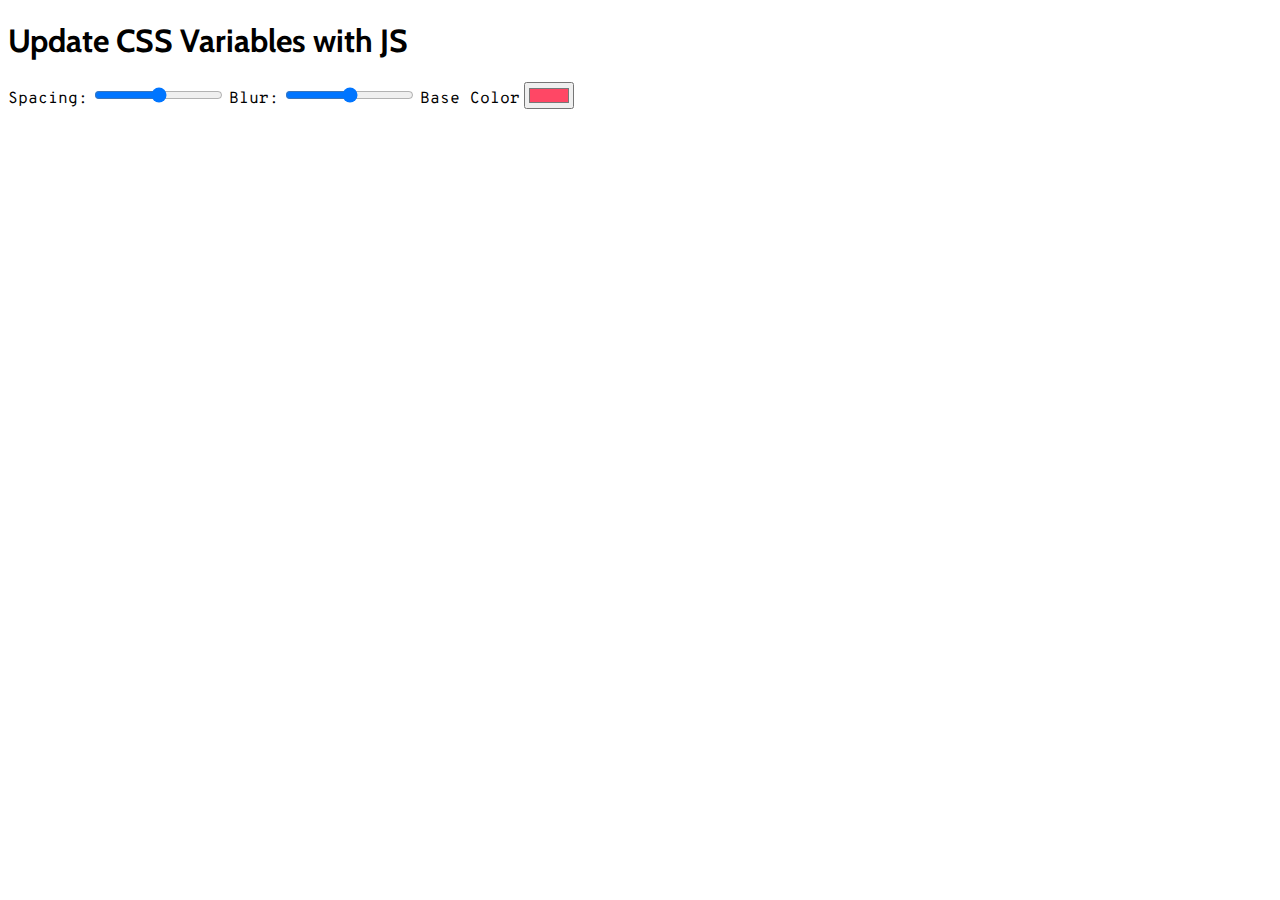
<file: 03/index.html>
<!DOCTYPE html>
<html>
  <head>
    <title>03 of 30</title>
    <link href="https://fonts.googleapis.com/css?family=Cabin|Overpass+Mono" rel="stylesheet">

    <style>
      :root {
        --spacing: 10px;
        --blur: 5px;
        --base: #FF476C;
      }
      html {
        font-family: 'Cabin', sans-serif;
      }
      label {
        font-family: 'Overpass Mono', monospace;
      }
    </style>
  </head>
  <body>
    <h1>Update CSS Variables with JS</h1>
    <label>Spacing:</label>
    <input type="range" min="0" max="200" value="10px"/>
    <label>Blur:</label>
    <input type="range" min="0" max="100" value="5px"/>
    <label>Base Color</label>
    <input type="color" value="#FF4765"/>

    <script>

    </script>
  </body>
</html>
</file>
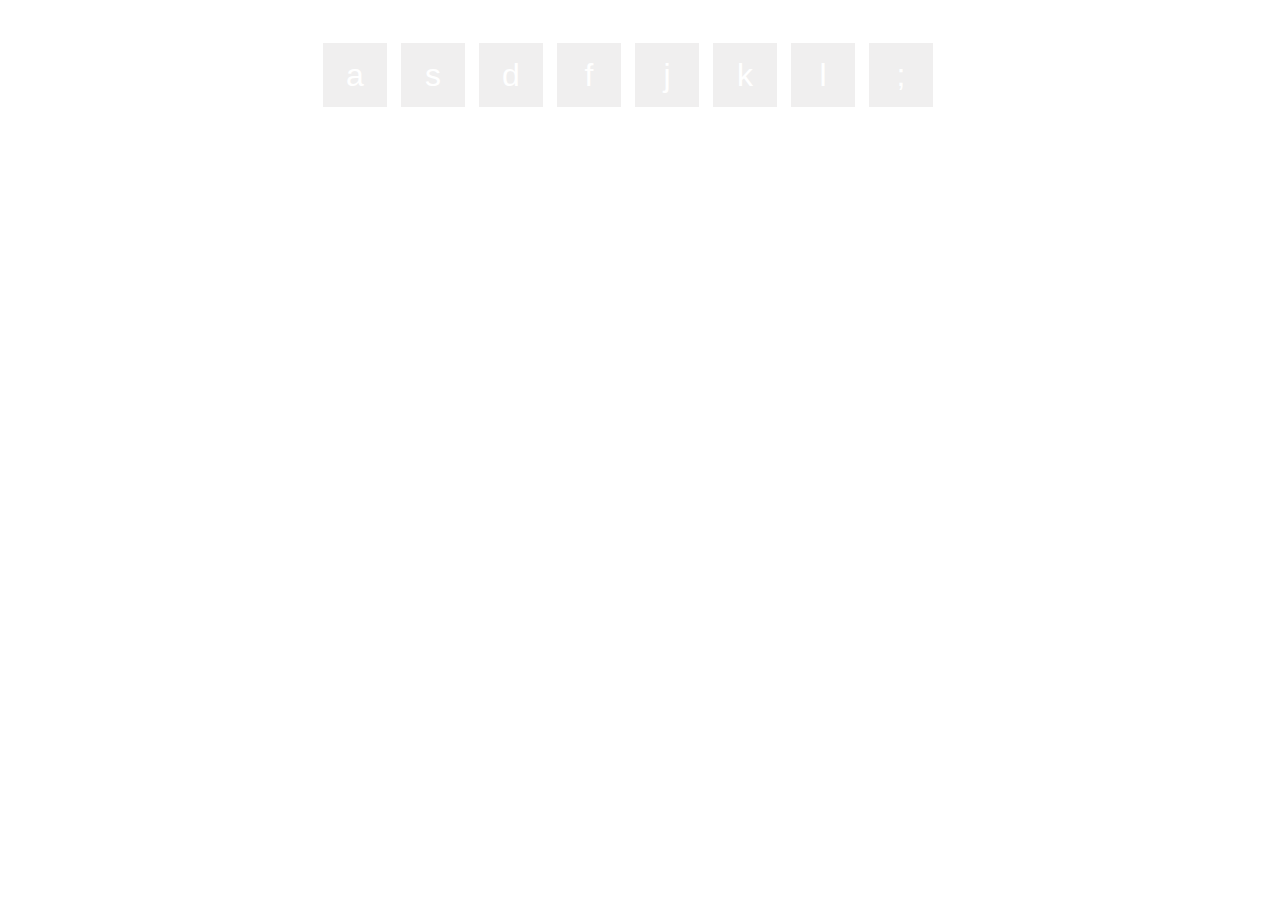
<file: 01-of-30.html>
<!DOCTYPE html>
<html>
  <head>
    <meta charset="utf-8">
    <title>Day 01 of 30</title>
    <link href="https://fonts.googleapis.com/css?family=Nunito+Sans:400,700" rel="stylesheet">
    <style>
      body {
        font: 2em/2 "nutino sans", sans-serif;
        color: #fff;
        background-image: url("https://images.unsplash.com/photo-1461784121038-f088ca1e7714");
        background-size: cover;
        background-repeat: no-repeat;
        height: 100vh;
      }

      .keys {
        align-content: center;
        display: flex;
        margin-right: auto;
        margin-left: auto;
        width: 20em;
      }

      p[data-key] {
        width: 2em;
        height: 2em;
        margin-right:.25em;
        text-align: center;
        border: 3px solid #fff;
        background-color: hsla(21, 5%, 85%, .41);
        transition: all .3s;
      }

      p.highlight {
        border-color: rgb(250,87,0);
        color: rgb(250,87,0);
        transform: scale(1.1);
      }
    </style>
  </head>

  <body>
    <div class="keys">
      <p data-key="65">a</p>
      <p data-key="83">s</p>
      <p data-key="68">d</p>
      <p data-key="70">f</p>
      <p data-key="74">j</p>
      <p data-key="75">k</p>
      <p data-key="76">l</p>
      <p data-key="186">;</p>
    </div>
    <audio data-key="65" src="audio\boom.wav"></audio>
    <audio data-key="83" src="audio\clap.wav"></audio>
    <audio data-key="68" src="audio\hihat.wav"></audio>
    <audio data-key="70" src="audio\kick.wav"></audio>
    <audio data-key="74" src="audio\openhat.wav"></audio>
    <audio data-key="75" src="audio\ride.wav"></audio>
    <audio data-key="76" src="audio\snare.wav"></audio>
    <audio data-key="186" src="audio\tink.wav"></audio>

  <script>
    function keyPress(e) {
      const keyCode = document.querySelector(`[data-key="${e.keyCode}"]`)
      if(keyCode) {
        keyCode.classList.add("highlight")
      }
      playSound(e.keyCode);
      return;
    }
    function playSound( code ) {
      const sound = document.querySelector(`audio[data-key="${code}"]`);
      sound.play();
    }

    document.addEventListener( 'keydown', keyPress );
    const keys = document.querySelectorAll(".keys p");
    keys.forEach( key => {
      key.addEventListener( 'transitionend', function(e) {
        this.classList.remove("highlight");
      });
    })

  </script>
  </body>
</html>
</file>
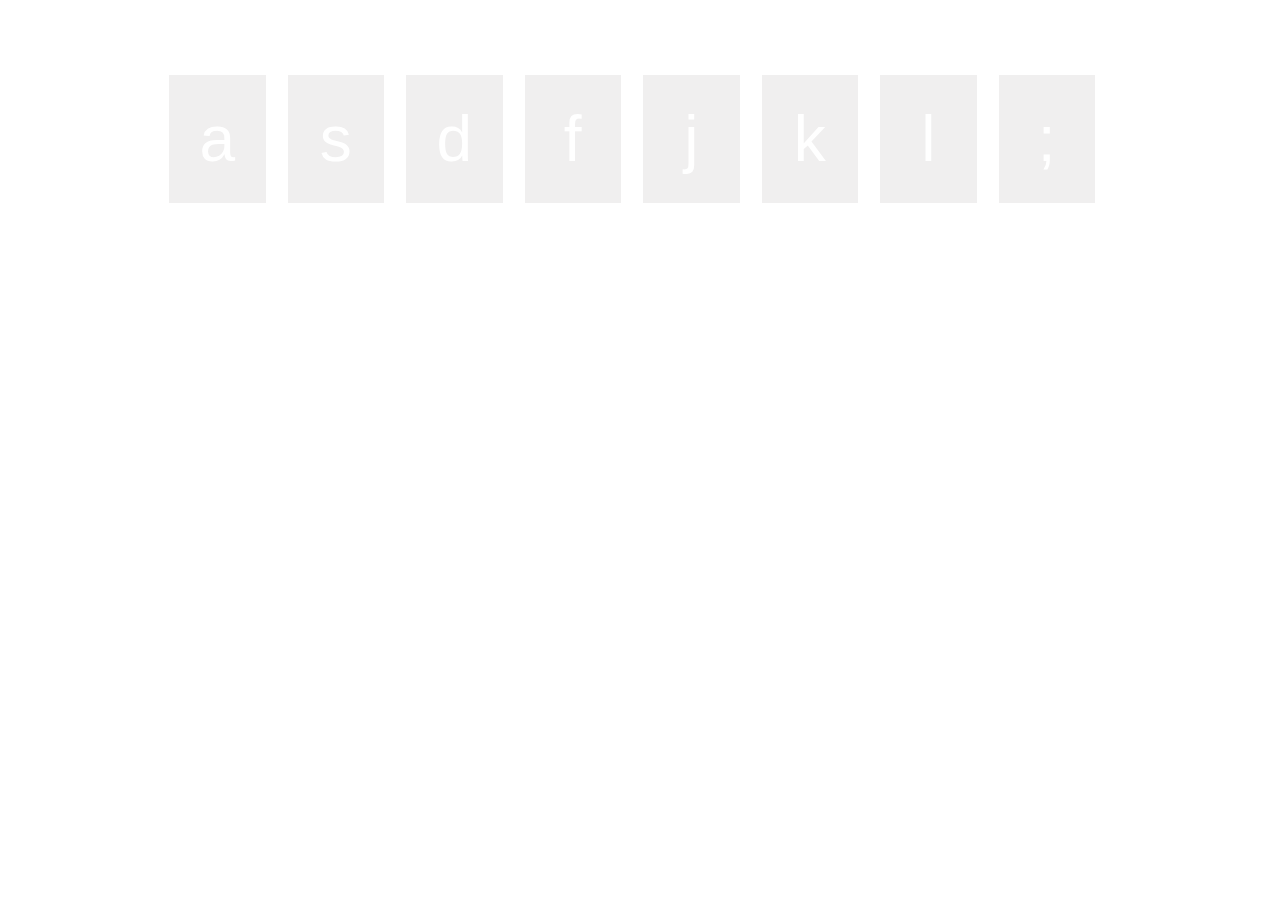
<file: 01/01-of-30.html>
<!DOCTYPE html>
<html>
  <head>
    <meta charset="utf-8">
    <title>01 of 30</title>
    <link href="https://fonts.googleapis.com/css?family=Nunito+Sans:400,700" rel="stylesheet">
    <link rel="stylesheet" href="style.css">
    <script type="text/javascript" src="drumkit.js" async></script>
  </head>
  <body>
    <div class="keys">
      <p data-key="65">a</p>
      <p data-key="83">s</p>
      <p data-key="68">d</p>
      <p data-key="70">f</p>
      <p data-key="74">j</p>
      <p data-key="75">k</p>
      <p data-key="76">l</p>
      <p data-key="186">;</p>
    </div>
    <audio data-key="65" src="audio\boom.wav"></audio>
    <audio data-key="83" src="audio\clap.wav"></audio>
    <audio data-key="68" src="audio\hihat.wav"></audio>
    <audio data-key="70" src="audio\kick.wav"></audio>
    <audio data-key="74" src="audio\openhat.wav"></audio>
    <audio data-key="75" src="audio\ride.wav"></audio>
    <audio data-key="76" src="audio\snare.wav"></audio>
    <audio data-key="186" src="audio\tink.wav"></audio>
  </body>
</html>
</file>
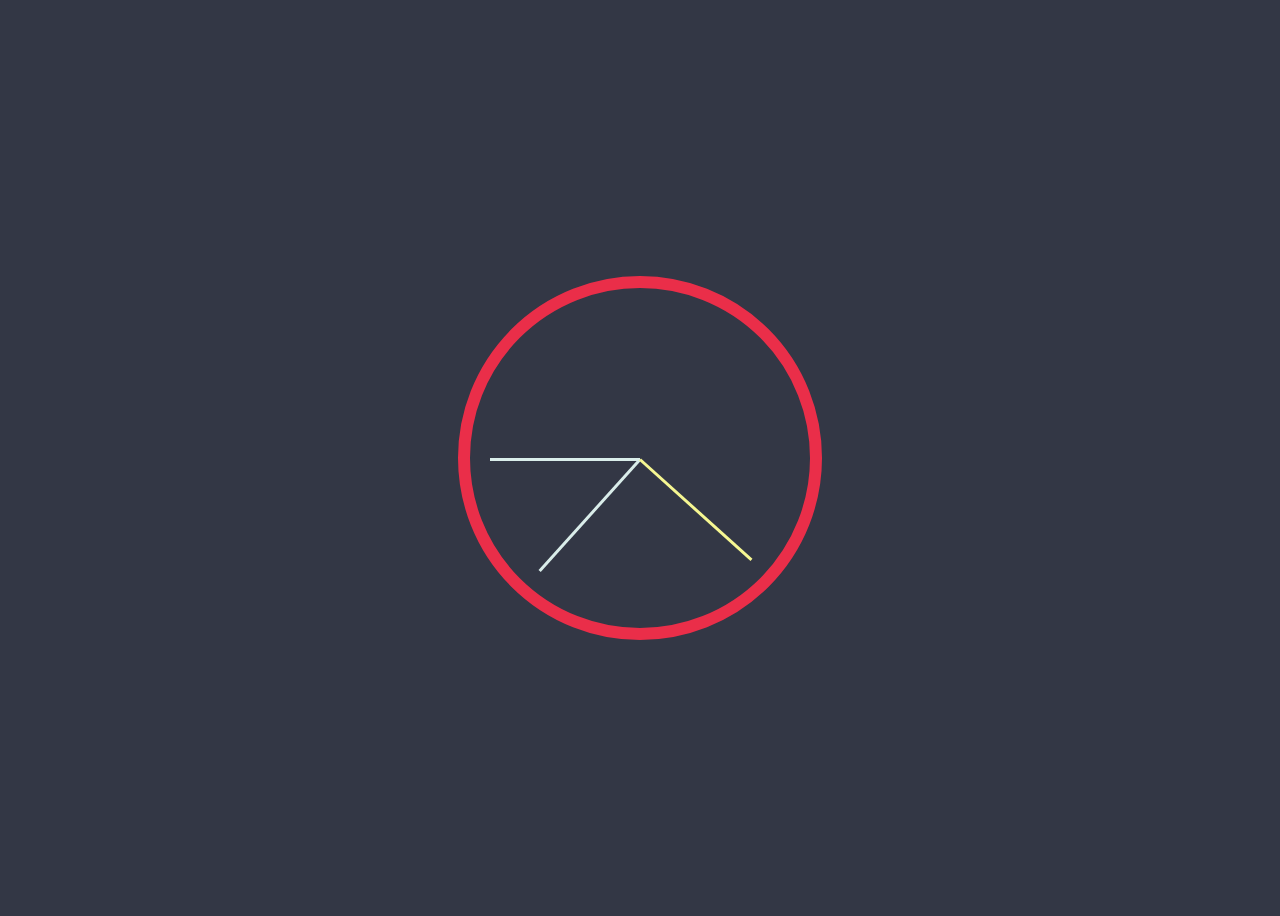
<file: 02/02-of-30.html>
<!DOCTYPE html>
<html>
  <head>
    <title>02 of 30</title>
    <link rel="stylesheet" href="style.css">
  </head>
  <body>
    <div class="clock">
      <div class="clock-face">
        <div class="hand hour-hand"></div>
        <div class="hand minute-hand"></div>
        <div class="hand second-hand"></div>
      </div>
    </div>
  <script>

    const hourHand = document.querySelector('.hour-hand');
    const minHand = document.querySelector('.minute-hand');
    const secHand = document.querySelector('.second-hand');

    function setTime() {
      const date = new Date();
      const hour = date.getHours();
      const sec = date.getSeconds();
      const min = date.getMinutes();

      const hourDegs = ( (hour / 12 ) * 360) + 90;
      const minDegs = ( (min / 60 ) * 360) + 90;
      const secDegs = ( (sec / 60 ) * 360) + 90;

      hourHand.style.transform = `rotate(${hourDegs}deg)` ;
      minHand.style.transform = `rotate(${minDegs}deg)` ;
      secHand.style.transform = `rotate(${secDegs}deg)` ;
    }

    setInterval(setTime, 1000);
    setTime();

  </script>
</body>
</html>
</file>
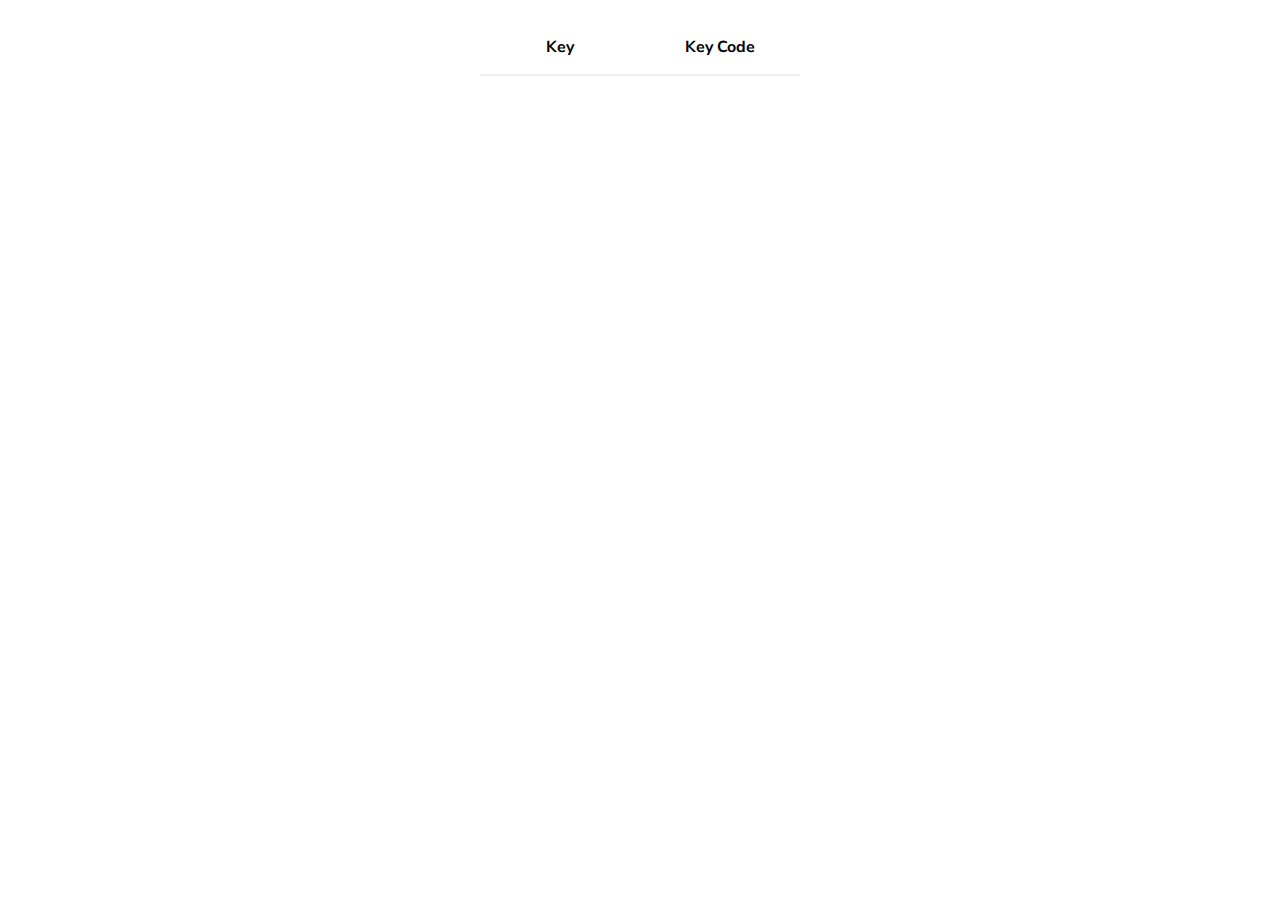
<file: key-codes/key-codes.html>
<!DOCTYPE html>
<html>
  <head>
    <meta charset="utf-8">
    <title>Keycodes</title>
    <link href="https://fonts.googleapis.com/css?family=Nunito+Sans:400,700" rel="stylesheet">
    <style>
      body {
        font-family: 'Nunito Sans', sans-serif;
        text-align: center;
        background-image: url("https://images.unsplash.com/photo-1477478631200-873af5e611fd?dpr=1&auto=format&fit=crop&w=767&h=511&q=80&cs=tinysrgb&crop=");
      }

      div {
        max-width: 20em;
        margin: 0 auto;
        border: 12px solid hsla(0, 0%,100%,.5);
        background: white;
        background-clip: padding-box;
      }

      div > span {
        display: flex;
      }

      div > span:first-of-type {
        font-weight: 700;
        border-bottom: 2px solid #eee;
      }

      p {
        width: 50%;
      }
    </style>
  </head>
  <body>
    <div>
      <span>
        <p>Key</p>
        <p>Key Code</p>
      </span>
      <span>
        <p id="key"></p>
        <p id="keycode"></p>
      </span>
    </div>
  </body>
  <script>
    function displayKey( e ) {
      const keyelem = document.querySelector("#key");
      const keycodeelem = document.querySelector("#keycode");
      keyelem.innerText = e.key
      keycodeelem.innerText =  e.keyCode;
    }
    document.addEventListener('keydown', displayKey);
  </script>
</html>
</file>
<file: 01/style.css>
body {
  font: 4em/2 "nutino sans", sans-serif;
  color: #fff;
  background-image: url("https://images.unsplash.com/photo-1461784121038-f088ca1e7714");
  background-size: cover;
  background-repeat: no-repeat;
  height: 100vh;
}

.keys {
  align-content: center;
  display: flex;
  margin-right: auto;
  margin-left: auto;
  width: 75%;
}

p[data-key] {
  width: calc(100%/8);
  height: 2em;
  margin-right:.25em;
  text-align: center;
  border: 3px solid #fff;
  background-color: hsla(21, 5%, 85%, .41);
  transition: all .3s;
}

p.highlight {
  border-color: rgb(250,87,0);
  color: rgb(250,87,0);
  transform: scale(1.1);
}
</file>
<file: 02/style.css>
body {
  background-color: #333745;
  display: flex;
  align-items: center;
  min-height: 100vh;
}
.clock {
  padding: 20px;
  height: 300px;
  width: 300px;
  border-radius: 50%;
  border: solid 12px #EA2E49;
  margin: 0 auto;
}

.clock-face {
  height: 100%;
  width: 100%;
  position: relative;
}

.hand {
  position: absolute;
  top: 50%;
  height: 3px;
  width: 50%;
  background-color: #DAEDEA;
  transform-origin: 100%;
  transform: rotate(90deg);
}

.second-hand {
  background-color: #F6F792;
}
</file>
